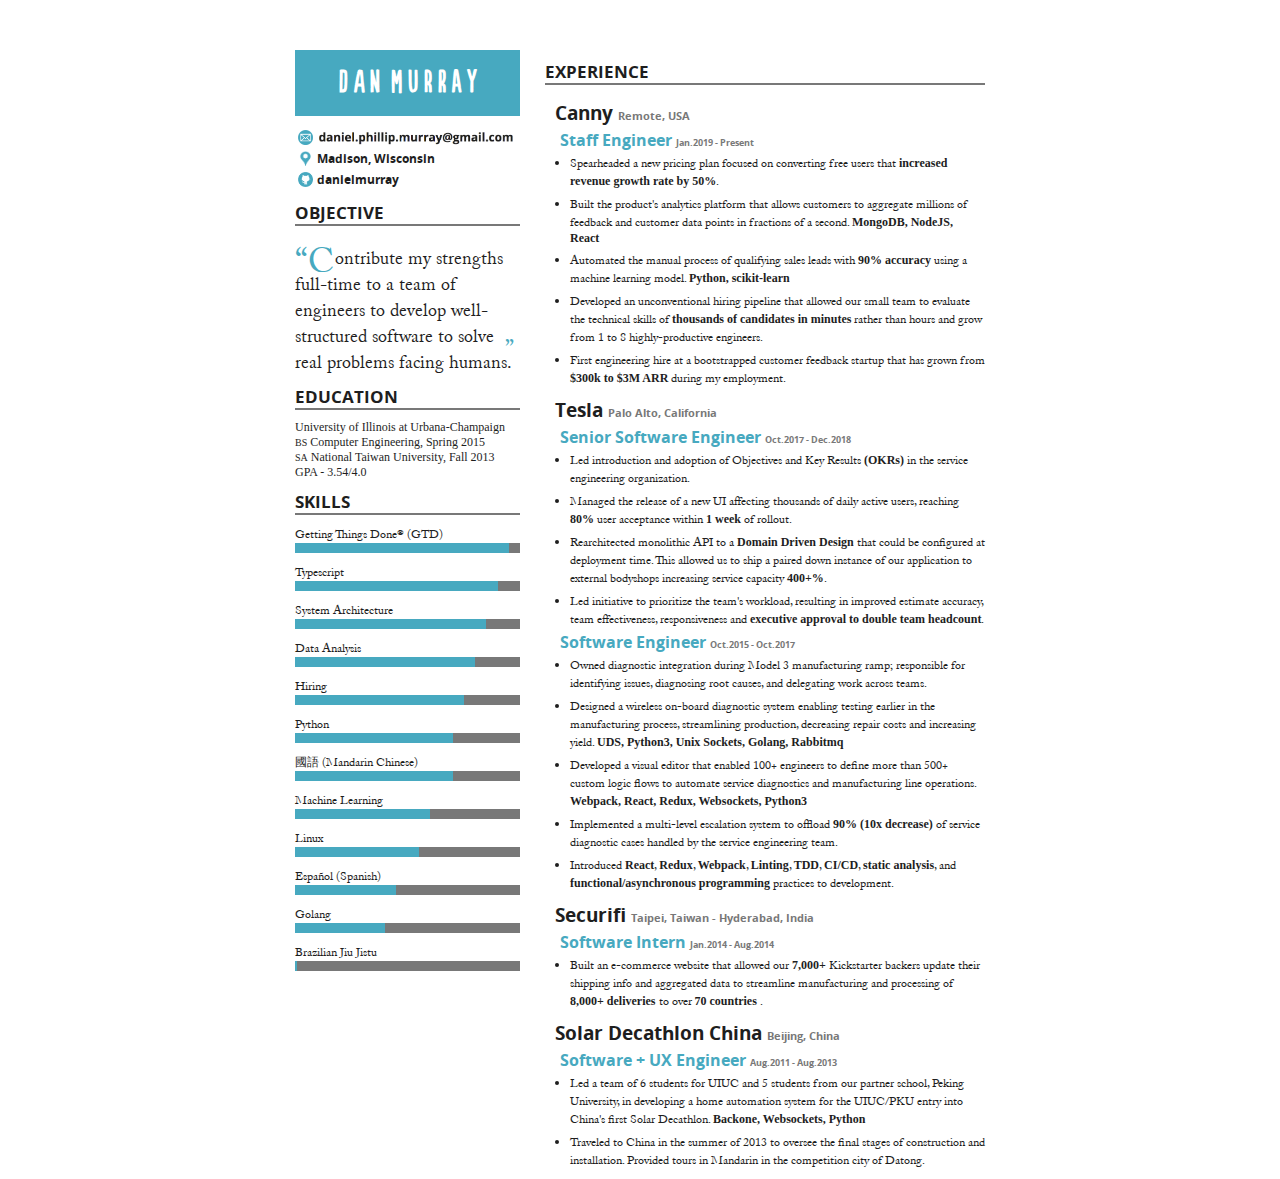
<file: index.html>
<html>
    <head>
        <title>Resume</title>
        <link href="resume.css" rel="stylesheet" type="text/css">
        <meta charset="utf-8">
        <link rel="shortcut icon" href="tang.ico" />
    </head>
    <body>
        <div class='docWrapper'>
            <div class='doc'>
                <div class='resume'>
                    <div class='content'>
                        <div class='leftColumn column'>
                          <div class='name'>
                            <h1> D a n&nbsp;&nbsp;M u r r a y </h1>
                          </div>
                          <div class='contactinfo'>
                              <table>
                                  <tr class='email'>
                                      <td>
                                          <img class='icon' src='mail.png'><img>
                                      </td>
                                      <td>
                                          <img class='not_today_spambot' src='not_today_spambot.png'><img>
                                      </td>
                                  </tr>
                                  <tr class='address'>
                                      <td>
                                          <img class='icon' src='where.png'><img>
                                      </td>
                                      <td>
                                          Madison, Wisconsin
                                      </td>
                                  </tr>
                                  <tr class='github'>
                                      <td>
                                          <img class='icon' src='git.png'><img>
                                      </td>
                                      <td>
                                          danielmurray
                                      </td>
                                  </tr>
                              </table>
                          </div>
                          <div class='interests category'>
                             <h2>OBJECTIVE</h2>
                                 <div class='quotewrapper mumbojumbo'>
                                     <span class='quote oq'> &ldquo;C </span>
                                     <p class='quote text'>ontribute my strengths full-time to a team of engineers to develop well-structured software to solve real problems facing humans.
                                     </p>
                                     <span class='quote cq'> &rdquo; </span>
                                 </div>
                         </div>
                        <div class='education category'>
                            <h2>EDUCATION</h2>
                            <div>
                                <p>University of Illinois at Urbana-Champaign</p>
                                <p><span>BS</span> Computer Engineering, Spring 2015</p>
                                <p><span>SA</span> National Taiwan University, Fall 2013</p>
                                <p>GPA - 3.54/4.0</p>
                            </div>
                        </div>
                        <div class='skills category'>
                            <h2>SKILLS</h2>
                            <div class='skill'>
                              <p>Getting Things Done® (GTD)</p>
                              <div class='gauge'>
                                  <div class='gaugeValue gtd'></div>
                              </div>
                            </div>
                            <div class='skill'>
                              <p>Typescript</p>
                              <div class='gauge'>
                                  <div class='gaugeValue js'></div>
                              </div>
                            </div>
                            <div class='skill'>
                              <p>System Architecture</p>
                              <div class='gauge'>
                                  <div class='gaugeValue sa'></div>
                              </div>
                            </div>
                            <div class='skill'>
                              <p>Data Analysis</p>
                              <div class='gauge'>
                                  <div class='gaugeValue da'></div>
                              </div>
                            </div>
                            <div class='skill'>
                              <p>Hiring</p>
                              <div class='gauge'>
                                  <div class='gaugeValue hi'></div>
                              </div>
                            </div>
                            <div class='skill'>
                              <p>Python</p>
                              <div class='gauge'>
                                  <div class='gaugeValue py'></div>
                              </div>
                            </div>
                            <div class='skill'>
                              <p>國語 (Mandarin Chinese)</p>
                              <div class='gauge'>
                                  <div class='gaugeValue zh'></div>
                              </div>
                            </div>
                            <div class='skill'>
                              <p>Machine Learning</p>
                              <div class='gauge'>
                                  <div class='gaugeValue ml'></div>
                              </div>
                            </div>

                            <div class='skill'>
                              <p>Linux</p>
                              <div class='gauge'>
                                  <div class='gaugeValue linux'></div>
                              </div>
                            </div>
                            <div class='skill'>
                              <p>Español (Spanish)</p>
                              <div class='gauge'>
                                  <div class='gaugeValue es'></div>
                              </div>
                            </div>
                            <div class='skill'>
                              <p>Golang</p>
                              <div class='gauge'>
                                  <div class='gaugeValue go'></div>
                              </div>
                            </div>
                            <div class='skill'>
                              <p>Brazilian Jiu Jistu</p>
                              <div class='gauge'>
                                  <div class='gaugeValue bjj'></div>
                              </div>
                            </div>
                          </div>
                        </div>
                        <div class='rightColumn column'>
                            <div class='experience category'>
                                <h2>EXPERIENCE</h2>
                                <table class='experienceList'>
                                  <tr class='experienceItem'>
                                    <td class='text'>
                                        <h3>Canny
                                          <span class='location'>Remote, USA</span>
                                        </h3>
                                        <div class='position'>
                                          <h4>Staff Engineer
                                              <span class='time'>Jan.2019 - Present</span>
                                          </h4>
                                          <ul>
                                              <li>
                                                Spearheaded a new pricing plan focused on converting free users that <b>increased revenue growth rate by 50%</b>.
                                              </li>
                                              <li>
                                                Built the product's analytics platform that allows customers to aggregate millions of feedback and customer data points in fractions of a second. <b>MongoDB, NodeJS, React</b>
                                              </li>
                                              <li>
                                                Automated the manual process of qualifying sales leads with <b>90% accuracy</b> using a machine learning model. <b>Python, scikit-learn</b>
                                              </li>
                                              <li>
                                                Developed an unconventional hiring pipeline that allowed our small team to evaluate the technical skills of <b>thousands of candidates in minutes</b> rather than hours and grow from 1 to 8 highly-productive engineers.
                                              </li>
                                              <li>
                                                First engineering hire at a bootstrapped customer feedback startup that has grown from <b>$300k to $3M ARR</b> during my employment.
                                              </li>
                                          </ul>
                                        </div>
                                    </td>
                                </tr>
                                  <tr class='experienceItem'>
                                      <td class='text'>
                                          <h3>Tesla
                                            <span class='location'>Palo Alto, California</span>
                                          </h3>
                                          <div class='position'>
                                            <h4>Senior Software Engineer
                                                <span class='time'>Oct.2017 - Dec.2018</span>
                                            </h4>
                                            <ul>
                                                <li>
                                                    Led introduction and adoption of Objectives and Key Results <b>(OKRs)</b> in the service engineering organization.
                                                </li>
                                                <li>
                                                    Managed the release of a new UI affecting thousands of daily active users, reaching <b>80%</b> user acceptance within <b>1 week</b> of rollout.
                                                </li>
                                                <li>
                                                    Rearchitected monolithic API to a <b>Domain Driven Design</b> that could be configured at deployment time. This allowed us to ship a paired down instance of our application to external bodyshops increasing service capacity <b>400+%</b>.
                                                </li>
                                                <li>
                                                    Led initiative to prioritize the team's workload, resulting in improved estimate accuracy, team effectiveness, responsiveness and <b>executive approval to double team headcount</b>.
                                                </li>
                                            </ul>
                                          </div>
                                          <div class='position'>
                                            <h4>Software Engineer
                                              <span class='location'>Oct.2015 - Oct.2017</span>
                                            </h4>
                                            <ul>
                                              <li>
                                                  Owned diagnostic integration during Model 3 manufacturing ramp; responsible for identifying issues, diagnosing root causes, and delegating work across teams.
                                              </li>
                                              <li>
                                                  Designed a wireless on-board diagnostic system enabling testing earlier in the manufacturing process, streamlining production, decreasing repair costs and increasing yield. <b>UDS, Python3, Unix Sockets, Golang, Rabbitmq</b>
                                              </li>
                                              <li>
                                                  Developed a visual editor that enabled 100+ engineers to define more than 500+ custom logic flows to automate service diagnostics and manufacturing line operations. <b>Webpack, React, Redux, Websockets, Python3</b>
                                              </li>
                                              <li>
                                                  Implemented a multi-level escalation system to offload <b>90% (10x decrease)</b> of service diagnostic cases handled by the service engineering team.
                                              </li>
                                              <li>
                                                  Introduced <b>React</b>, <b>Redux</b>, <b>Webpack</b>, <b>Linting</b>, <b>TDD</b>, <b>CI/CD</b>, <b>static analysis</b>, and <b>functional/asynchronous programming</b> practices to development.
                                              </li>
                                            </ul>
                                          </div>
                                      </td>
                                  </tr>
                                  <tr class='experienceItem'>
                                    <td class='text'>
                                        <h3>Securifi
                                          <span class='location'>Taipei, Taiwan - Hyderabad, India</span>
                                        </h3>
                                        <div class='position'>
                                          <h4>Software Intern
                                              <span class='time'>Jan.2014 - Aug.2014</span>
                                          </h4>
                                          <ul>
                                              <!-- <li>
                                                  Developed a web application that receives push notifications from the Home Automation product to provide real-time sensor updates and improve web admin usability. <b>Backbone, Lua, OpenWrt</b>
                                              </li> -->
                                              <li>
                                                  Built an e-commerce website that allowed our <b>7,000+</b> Kickstarter backers update their shipping info and aggregated data to streamline manufacturing and processing of <b>8,000+ deliveries</b> to over <b>70 countries</b> .
                                              </li>
                                              <!-- <li>
                                                  Traveled to factories in Taiwan to ensure proper test script and shipping execution. Traveled to India to train coworkers in the newly implemented software practices.
                                              </li> -->
                                          </ul>
                                        </div>
                                    </td>
                                  </tr>
                                  <tr class='experienceItem'>
                                      <td class='text'>
                                          <h3>Solar Decathlon China
                                            <span class='location'>Beijing, China</span>
                                          </h3>
                                          <div class='position'>
                                            <h4>Software + UX Engineer
                                              <span class='time'>Aug.2011 - Aug.2013</span>
                                            </h4>
                                            <ul>
                                                <li>
                                                    Led a team of 6 students for UIUC and 5 students from our partner school, Peking University, in developing a home automation system for the UIUC/PKU entry into China's first Solar Decathlon. <b>Backone, Websockets, Python</b>
                                                </li>
                                                <li>
                                                    Traveled to China in the summer of 2013 to oversee the final stages of construction and installation. Provided tours in Mandarin in the competition city of Datong.
                                                </li>
                                            </ul>
                                        </div>
                                      </td>
                                  </tr>
                                  <!-- <tr class='experienceItem'>
                                      <td class='text'>
                                        <h3>Johnson Controls
                                          <span class='location'>Milwaukee, Wisconsin</span>
                                        </h3>
                                        <div class='position'>
                                          <h4>Web Development Intern
                                            <span class='time'>Jun.2012 - Aug.2012</span>
                                          </h4>
                                          <ul>
                                              <li>
                                                  Developed and implemented an online content management system to handle collaborative technical document editing for the company’s writing staff using current web technologies.
                                              </li>
                                          </ul>
                                        </div>
                                      </td>
                                  </tr> -->
                                </table>
                            </div>
                        </div>
                    </div>
                  </div>
              </div>
          </div>
      </body>
</html>
</file>
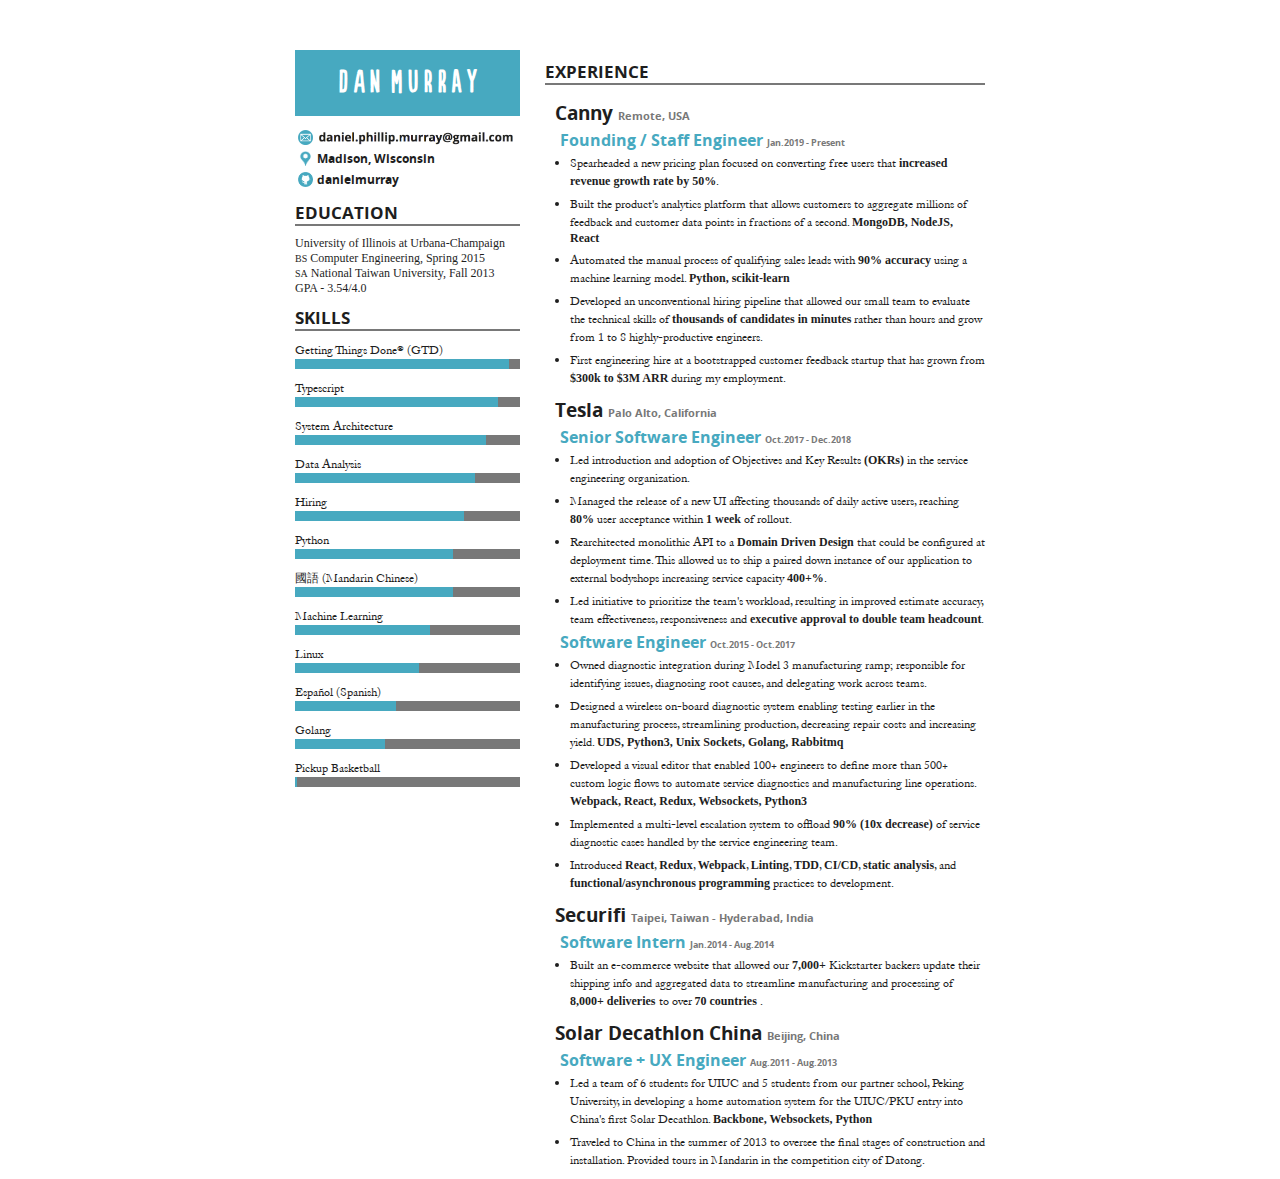
<file: index_old.html>
<html>
    <head>
        <title>Resume</title>
        <link href="resume.css" rel="stylesheet" type="text/css">
        <meta charset="utf-8">
        <link rel="shortcut icon" href="tang.ico" />
    </head>
    <body>
        <div class='docWrapper'>
            <div class='doc'>
                <div class='resume'>
                    <div class='content'>
                        <div class='leftColumn column'>
                          <div class='name'>
                            <h1> D a n&nbsp;&nbsp;M u r r a y </h1>
                          </div>
                          <div class='contactinfo'>
                              <table>
                                  <tr class='email'>
                                      <td>
                                          <img class='icon' src='mail.png'><img>
                                      </td>
                                      <td>
                                          <img class='not_today_spambot' src='not_today_spambot.png'><img>
                                      </td>
                                  </tr>
                                  <tr class='address'>
                                      <td>
                                          <img class='icon' src='where.png'><img>
                                      </td>
                                      <td>
                                          Madison, Wisconsin
                                      </td>
                                  </tr>
                                  <tr class='github'>
                                      <td>
                                          <img class='icon' src='git.png'><img>
                                      </td>
                                      <td>
                                          danielmurray
                                      </td>
                                  </tr>
                              </table>
                          </div>
                        <div class='education category'>
                            <h2>EDUCATION</h2>
                            <div>
                                <p>University of Illinois at Urbana-Champaign</p>
                                <p><span>BS</span> Computer Engineering, Spring 2015</p>
                                <p><span>SA</span> National Taiwan University, Fall 2013</p>
                                <p>GPA - 3.54/4.0</p>
                            </div>
                        </div>
                        <div class='skills category'>
                            <h2>SKILLS</h2>
                            <div class='skill'>
                              <p>Getting Things Done® (GTD)</p>
                              <div class='gauge'>
                                  <div class='gaugeValue gtd'></div>
                              </div>
                            </div>
                            <div class='skill'>
                              <p>Typescript</p>
                              <div class='gauge'>
                                  <div class='gaugeValue js'></div>
                              </div>
                            </div>
                            <div class='skill'>
                              <p>System Architecture</p>
                              <div class='gauge'>
                                  <div class='gaugeValue sa'></div>
                              </div>
                            </div>
                            <div class='skill'>
                              <p>Data Analysis</p>
                              <div class='gauge'>
                                  <div class='gaugeValue da'></div>
                              </div>
                            </div>
                            <div class='skill'>
                              <p>Hiring</p>
                              <div class='gauge'>
                                  <div class='gaugeValue hi'></div>
                              </div>
                            </div>
                            <div class='skill'>
                              <p>Python</p>
                              <div class='gauge'>
                                  <div class='gaugeValue py'></div>
                              </div>
                            </div>
                            <div class='skill'>
                              <p>國語 (Mandarin Chinese)</p>
                              <div class='gauge'>
                                  <div class='gaugeValue zh'></div>
                              </div>
                            </div>
                            <div class='skill'>
                              <p>Machine Learning</p>
                              <div class='gauge'>
                                  <div class='gaugeValue ml'></div>
                              </div>
                            </div>

                            <div class='skill'>
                              <p>Linux</p>
                              <div class='gauge'>
                                  <div class='gaugeValue linux'></div>
                              </div>
                            </div>
                            <div class='skill'>
                              <p>Español (Spanish)</p>
                              <div class='gauge'>
                                  <div class='gaugeValue es'></div>
                              </div>
                            </div>
                            <div class='skill'>
                              <p>Golang</p>
                              <div class='gauge'>
                                  <div class='gaugeValue go'></div>
                              </div>
                            </div>
                            <div class='skill'>
                              <p>Pickup Basketball</p>
                              <div class='gauge'>
                                  <div class='gaugeValue bjj'></div>
                              </div>
                            </div>
                          </div>
                        </div>
                        <div class='rightColumn column'>
                            <div class='experience category'>
                                <h2>EXPERIENCE</h2>
                                <table class='experienceList'>
                                  <tr class='experienceItem'>
                                    <td class='text'>
                                        <h3>Canny
                                          <span class='location'>Remote, USA</span>
                                        </h3>
                                        <div class='position'>
                                          <h4>Founding / Staff Engineer
                                              <span class='time'>Jan.2019 - Present</span>
                                          </h4>
                                          <ul>
                                              <li>
                                                Spearheaded a new pricing plan focused on converting free users that <b>increased revenue growth rate by 50%</b>.
                                              </li>
                                              <li>
                                                Built the product's analytics platform that allows customers to aggregate millions of feedback and customer data points in fractions of a second. <b>MongoDB, NodeJS, React</b>
                                              </li>
                                              <li>
                                                Automated the manual process of qualifying sales leads with <b>90% accuracy</b> using a machine learning model. <b>Python, scikit-learn</b>
                                              </li>
                                              <li>
                                                Developed an unconventional hiring pipeline that allowed our small team to evaluate the technical skills of <b>thousands of candidates in minutes</b> rather than hours and grow from 1 to 8 highly-productive engineers.
                                              </li>
                                              <li>
                                                First engineering hire at a bootstrapped customer feedback startup that has grown from <b>$300k to $3M ARR</b> during my employment.
                                              </li>
                                          </ul>
                                        </div>
                                    </td>
                                </tr>
                                  <tr class='experienceItem'>
                                      <td class='text'>
                                          <h3>Tesla
                                            <span class='location'>Palo Alto, California</span>
                                          </h3>
                                          <div class='position'>
                                            <h4>Senior Software Engineer
                                                <span class='time'>Oct.2017 - Dec.2018</span>
                                            </h4>
                                            <ul>
                                                <li>
                                                    Led introduction and adoption of Objectives and Key Results <b>(OKRs)</b> in the service engineering organization.
                                                </li>
                                                <li>
                                                    Managed the release of a new UI affecting thousands of daily active users, reaching <b>80%</b> user acceptance within <b>1 week</b> of rollout.
                                                </li>
                                                <li>
                                                    Rearchitected monolithic API to a <b>Domain Driven Design</b> that could be configured at deployment time. This allowed us to ship a paired down instance of our application to external bodyshops increasing service capacity <b>400+%</b>.
                                                </li>
                                                <li>
                                                    Led initiative to prioritize the team's workload, resulting in improved estimate accuracy, team effectiveness, responsiveness and <b>executive approval to double team headcount</b>.
                                                </li>
                                            </ul>
                                          </div>
                                          <div class='position'>
                                            <h4>Software Engineer
                                              <span class='location'>Oct.2015 - Oct.2017</span>
                                            </h4>
                                            <ul>
                                              <li>
                                                  Owned diagnostic integration during Model 3 manufacturing ramp; responsible for identifying issues, diagnosing root causes, and delegating work across teams.
                                              </li>
                                              <li>
                                                  Designed a wireless on-board diagnostic system enabling testing earlier in the manufacturing process, streamlining production, decreasing repair costs and increasing yield. <b>UDS, Python3, Unix Sockets, Golang, Rabbitmq</b>
                                              </li>
                                              <li>
                                                  Developed a visual editor that enabled 100+ engineers to define more than 500+ custom logic flows to automate service diagnostics and manufacturing line operations. <b>Webpack, React, Redux, Websockets, Python3</b>
                                              </li>
                                              <li>
                                                  Implemented a multi-level escalation system to offload <b>90% (10x decrease)</b> of service diagnostic cases handled by the service engineering team.
                                              </li>
                                              <li>
                                                  Introduced <b>React</b>, <b>Redux</b>, <b>Webpack</b>, <b>Linting</b>, <b>TDD</b>, <b>CI/CD</b>, <b>static analysis</b>, and <b>functional/asynchronous programming</b> practices to development.
                                              </li>
                                            </ul>
                                          </div>
                                      </td>
                                  </tr>
                                  <tr class='experienceItem'>
                                    <td class='text'>
                                        <h3>Securifi
                                          <span class='location'>Taipei, Taiwan - Hyderabad, India</span>
                                        </h3>
                                        <div class='position'>
                                          <h4>Software Intern
                                              <span class='time'>Jan.2014 - Aug.2014</span>
                                          </h4>
                                          <ul>
                                              <!-- <li>
                                                  Developed a web application that receives push notifications from the Home Automation product to provide real-time sensor updates and improve web admin usability. <b>Backbone, Lua, OpenWrt</b>
                                              </li> -->
                                              <li>
                                                  Built an e-commerce website that allowed our <b>7,000+</b> Kickstarter backers update their shipping info and aggregated data to streamline manufacturing and processing of <b>8,000+ deliveries</b> to over <b>70 countries</b> .
                                              </li>
                                              <!-- <li>
                                                  Traveled to factories in Taiwan to ensure proper test script and shipping execution. Traveled to India to train coworkers in the newly implemented software practices.
                                              </li> -->
                                          </ul>
                                        </div>
                                    </td>
                                  </tr>
                                  <tr class='experienceItem'>
                                      <td class='text'>
                                          <h3>Solar Decathlon China
                                            <span class='location'>Beijing, China</span>
                                          </h3>
                                          <div class='position'>
                                            <h4>Software + UX Engineer
                                              <span class='time'>Aug.2011 - Aug.2013</span>
                                            </h4>
                                            <ul>
                                                <li>
                                                    Led a team of 6 students for UIUC and 5 students from our partner school, Peking University, in developing a home automation system for the UIUC/PKU entry into China's first Solar Decathlon. <b>Backbone, Websockets, Python</b>
                                                </li>
                                                <li>
                                                    Traveled to China in the summer of 2013 to oversee the final stages of construction and installation. Provided tours in Mandarin in the competition city of Datong.
                                                </li>
                                            </ul>
                                        </div>
                                      </td>
                                  </tr>
                                  <!-- <tr class='experienceItem'>
                                      <td class='text'>
                                        <h3>Johnson Controls
                                          <span class='location'>Milwaukee, Wisconsin</span>
                                        </h3>
                                        <div class='position'>
                                          <h4>Web Development Intern
                                            <span class='time'>Jun.2012 - Aug.2012</span>
                                          </h4>
                                          <ul>
                                              <li>
                                                  Developed and implemented an online content management system to handle collaborative technical document editing for the company’s writing staff using current web technologies.
                                              </li>
                                          </ul>
                                        </div>
                                      </td>
                                  </tr> -->
                                </table>
                            </div>
                        </div>
                    </div>
                  </div>
              </div>
          </div>
      </body>
</html>
</file>
<file: resume.css>
@font-face{
	font-family: populaire;
	src: url('populaire.otf');
}

@font-face{
	font-family: opensans;
	src: url('opensans.ttf');
}

@font-face{
	font-family: carlson;
	src: url('carlson.ttf');
}

@page {
	margin: 0;
}

@page body {
	background-color: black;
}

body {
	color: rgba(30, 30, 30, 1);
	font-size:12px;
}

.docWrapper{
	margin: -8px;
}

.doc{
	background-color:white;
	margin: 0 auto;
	width: 790px;
  height: 990px;
}

.resume {
	padding: 50px;
}

.header{

}

.content{
	width: 100%;
}

.name{
	width: 100%;
	height: 66px;

	background-color: rgba(71,169,192,1);
	color: white;

	text-align: center;
	float: left;
}

.name h1{
	padding-top: 15px;
}

.contactinfo{
	float:right;
	margin: 10px 0;
	width: 225px;
}

.contactinfo .icon{
	height: 15px;
	background-color: rgba(71,169,192,1);
}

.contactinfo .not_today_spambot{
	margin-top: 2px;
	height: 15px;
}

.contactinfo td{
	font-size: 12px;
	font-family: 'opensans'
}


h1{
	font-size: 30px;
	font-family: 'populaire';
	margin: 0;
}

.column{
}

.leftColumn{
	width: 225px;
	height: 100%;
	float: left;
}

.rightColumn{
	width: 440px;
	float: right;
}

.footer{
	height:230px;
	float:left;
	width: 100%;
}

.leftColumn .category{
}

.interests.category{
	font-family:"carlson";
	margin-top: 0px;
}

.category{
}

.category ul{
	list-style-type: disc;
	padding: 0 0 0 10px;
	margin: 5px 0 0 0px;
	font-size: 12px;
}

.category ul li{
	font-size: 12px;
	margin: 0 0 5px 0;
	font-family: carlson;
}

.category ul li b{
	font-family: serif;
}

.category h2{
	font-family: 'opensans';
	font-size: 17px;
	border-bottom: 2px solid rgba(120, 120, 120, 1);
	margin: 10px 0 10px 0;
}

.category h3{
	font-family: 'opensans';
	margin: 0 0 0 0;
}

.category h3 span{
	font-size:11px;
	color: rgba(120, 120, 120, 1);
}

.experienceItem p span{
	font-size: 8px;
}

.position {
		margin: 8px 0 0 5px;
}

.category h4{
	font-family: 'opensans';
	line-height: 12px;
	margin:0;
	color: rgba(71,169,192,1);
}

.category h4 span{
	font-size: 9px;
	color: rgba(120, 120, 120, 1);
}

p{
	margin: 0;
	font-size: 12px;
}

.interests .quotewrapper{
	position: relative;
}

.interests .quote{
	font-size: 18;
}

.interests .quote.oq{
	font-size: 35px;
	color: rgba(71,169,192,1);
	position: absolute;
}

.interests .quote.text{
	padding-top: 9px;
	text-indent: 40px;
	top: 9px;
}


.interests .truth .quote.text{
	text-indent: 25px;
}
.interests .truth .quote.cq{
	color: rgba(71,169,192,1);
	font-size: 25px;
	right: 130px;
	top: 175px;
}

.interests .mumbojumbo .quote.cq{
	color: rgba(71,169,192,1);
	font-size: 25px;
	position: absolute;
	left: 210px;
	top: 95px;
}

.interests span{
	font-size: 40px;
}

.cartoon{
	height: 175px;
}

.education span{
	font-size: 10px;
}

.courseTable{
	font-size: 10px;
}

.courseTable tr{
}

.courseDepartment{
	color: rgba(71,169,192,1);
	font-family: 'opensans';
	font-size: 25px;
	float:left;
	padding: 5px;
	width: 50px;
	height: 50px;
}

.courseTable tr :last-child{
	padding-bottom: 10px
}

.experienceList{
	float: right;
	width: 100%;
	list-style: none;
	border-collapse: separate;
	border-spacing: 0 5px;
}

.experienceItem{
	width: 100%;
}

.experienceItem .logo{
	width: 35px;

	font-size: 10px;

	vertical-align: top;
	text-align: right;
	padding-top: 5px;

	font-family: 'opensans';
	color: rgba(150,150,150,1);
}

.experienceItem .logo img{
	height: 50px;
}

.experienceItem .text{
	width: 100%;
	padding: 0 0 0 10px;
}


.skills.category{
	position: relative;
}

.skill{
	margin: 10px 0;
}

.skill p {
	font-family: carlson;
}

.gauge{
	width: 100%;
	height: 10px;
	background-color: rgba(120, 120, 120, 1);
}

.gaugeValue {
	background-color: rgba(71,169,192,1);
	height: 100%;
}

.gaugeValue.gtd{
	width: 95%;
}

.gaugeValue.js{
	width: 90%;
}

.gaugeValue.sa{
	width: 85%;
}

.gaugeValue.da{
	width: 80%;
}

.gaugeValue.hi{
	width: 75%;
}

.gaugeValue.py{
	width: 70%;
}

.gaugeValue.zh{
	width: 70%;
}

.gaugeValue.ml{
	width: 60%;
}

.gaugeValue.linux{
	width: 55%;
}

.gaugeValue.ux{
	width: 50%;
}

.gaugeValue.es{
	width: 45%;
}

.gaugeValue.go{
	width: 40%;
}

.gaugeValue.de{
	width: 30%;
}

.gaugeValue.bjj{
	width: 1%;
}
</file>
